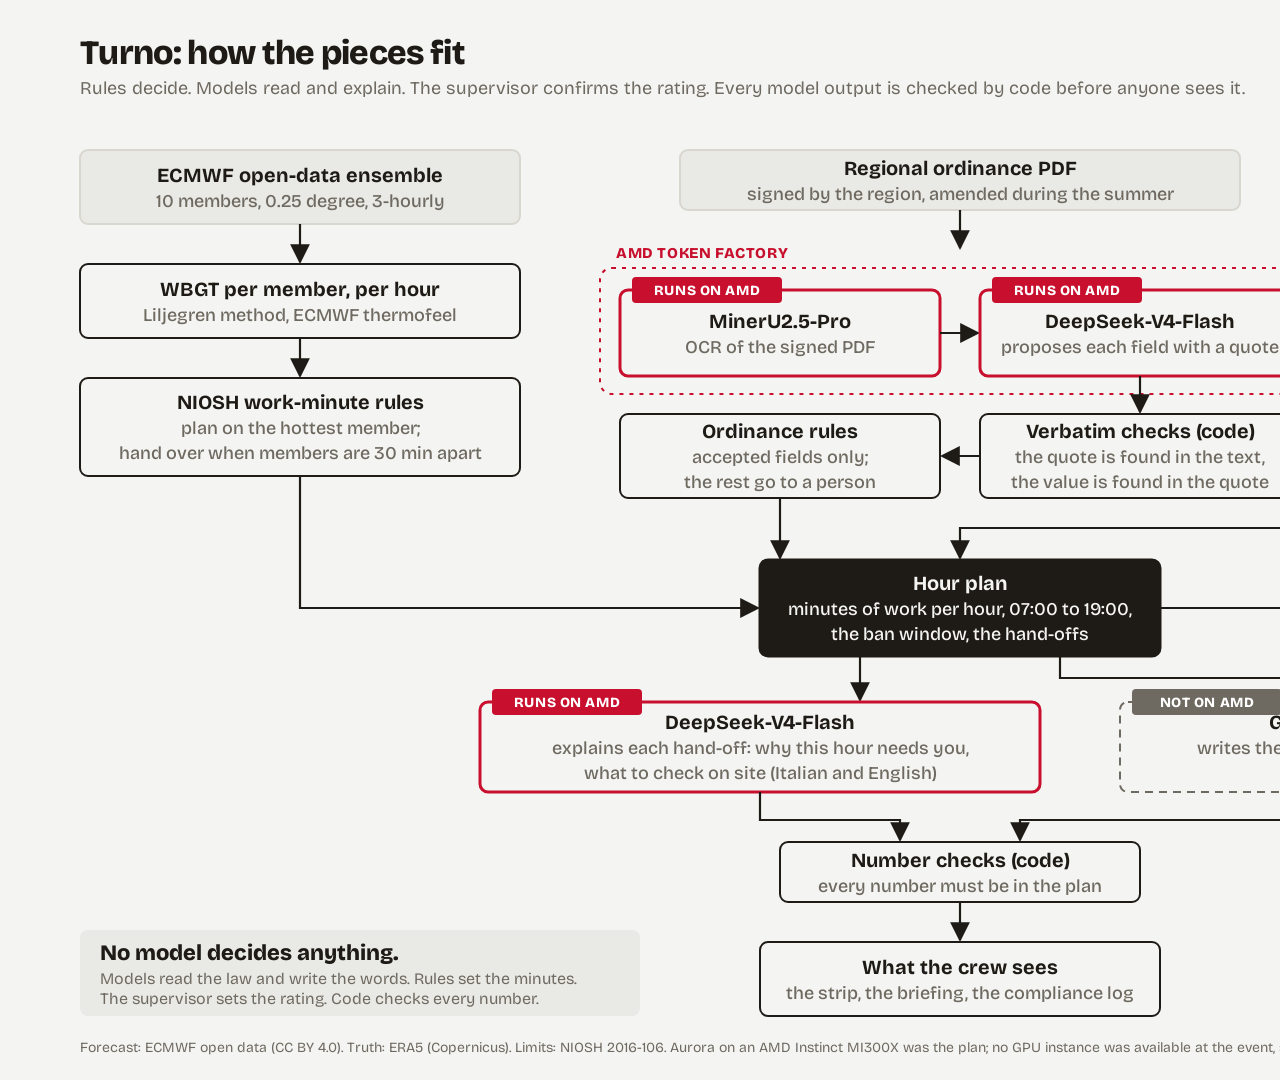
<file: submission/architecture.html>
<!doctype html><html><head><meta charset="utf-8"><title>Turno architecture</title>
<link rel="preconnect" href="https://fonts.googleapis.com"><link rel="preconnect" href="https://fonts.gstatic.com" crossorigin>
<link href="https://fonts.googleapis.com/css2?family=Bricolage+Grotesque:opsz,wght@12..96,300..800&display=swap" rel="stylesheet">
<style>html,body{margin:0;width:1920px;height:1080px;overflow:hidden;background:#F4F5F2} svg{display:block}</style></head><body><svg xmlns="http://www.w3.org/2000/svg" width="1920" height="1080" viewBox="0 0 1920 1080" font-family="Bricolage Grotesque, system-ui, sans-serif">
<title>Turno architecture</title>
<style>@import url('https://fonts.googleapis.com/css2?family=Bricolage+Grotesque:opsz,wght@12..96,300..800&amp;display=swap');</style>
<defs><marker id="ah" viewBox="0 0 10 10" refX="9" refY="5" markerWidth="9" markerHeight="9" orient="auto-start-reverse"><path d="M 0 0 L 10 5 L 0 10 z" fill="#1E1A15"/></marker></defs>
<rect width="1920" height="1080" fill="#F4F5F2"/>
<text x="80" y="64" font-size="34" font-weight="800" fill="#1E1A15" letter-spacing="-0.02em" font-family="Bricolage Grotesque, system-ui, sans-serif">Turno: how the pieces fit</text>
<text x="80" y="94" font-size="18" fill="#6F6A61" font-family="Bricolage Grotesque, system-ui, sans-serif">Rules decide. Models read and explain. The supervisor confirms the rating. Every model output is checked by code before anyone sees it.</text>
<rect x="1300" y="40" width="26" height="18" rx="4" fill="#F4F5F2" stroke="#C8102E" stroke-width="3"/><text x="1336" y="55" font-size="16" fill="#1E1A15" font-family="Bricolage Grotesque, system-ui, sans-serif">Runs on AMD Token Factory (AMD Radeon Cloud)</text>
<rect x="1300" y="70" width="26" height="18" rx="4" fill="#F4F5F2" stroke="#6F6A61" stroke-width="2" stroke-dasharray="5 4"/><text x="1336" y="85" font-size="16" fill="#1E1A15" font-family="Bricolage Grotesque, system-ui, sans-serif">Model on another provider (Google)</text>
<rect x="1300" y="100" width="26" height="18" rx="4" fill="#F4F5F2" stroke="#1E1A15" stroke-width="2"/><text x="1336" y="115" font-size="16" fill="#1E1A15" font-family="Bricolage Grotesque, system-ui, sans-serif">Code and fixed rules, no model</text>
<rect x="80" y="150" width="440" height="74" rx="8" fill="#E9EAE5" stroke="#D8D6CE" stroke-width="2"/>
<text x="300.0" y="181.5" text-anchor="middle" font-size="20" font-weight="700" fill="#1E1A15" font-family="Bricolage Grotesque, system-ui, sans-serif">ECMWF open-data ensemble</text>
<text x="300.0" y="206.5" text-anchor="middle" font-size="18" font-weight="500" fill="#6F6A61" font-family="Bricolage Grotesque, system-ui, sans-serif">10 members, 0.25 degree, 3-hourly</text>
<path d="M 300,224 L 300,262" fill="none" stroke="#1E1A15" stroke-width="2.2" marker-end="url(#ah)"/>
<rect x="80" y="264" width="440" height="74" rx="8" fill="#F4F5F2" stroke="#1E1A15" stroke-width="2"/>
<text x="300.0" y="295.5" text-anchor="middle" font-size="20" font-weight="700" fill="#1E1A15" font-family="Bricolage Grotesque, system-ui, sans-serif">WBGT per member, per hour</text>
<text x="300.0" y="320.5" text-anchor="middle" font-size="18" font-weight="500" fill="#6F6A61" font-family="Bricolage Grotesque, system-ui, sans-serif">Liljegren method, ECMWF thermofeel</text>
<path d="M 300,338 L 300,376" fill="none" stroke="#1E1A15" stroke-width="2.2" marker-end="url(#ah)"/>
<rect x="80" y="378" width="440" height="98" rx="8" fill="#F4F5F2" stroke="#1E1A15" stroke-width="2"/>
<text x="300.0" y="409.0" text-anchor="middle" font-size="20" font-weight="700" fill="#1E1A15" font-family="Bricolage Grotesque, system-ui, sans-serif">NIOSH work-minute rules</text>
<text x="300.0" y="434.0" text-anchor="middle" font-size="18" font-weight="500" fill="#6F6A61" font-family="Bricolage Grotesque, system-ui, sans-serif">plan on the hottest member;</text>
<text x="300.0" y="459.0" text-anchor="middle" font-size="18" font-weight="500" fill="#6F6A61" font-family="Bricolage Grotesque, system-ui, sans-serif">hand over when members are 30 min apart</text>
<rect x="680" y="150" width="560" height="60" rx="8" fill="#E9EAE5" stroke="#D8D6CE" stroke-width="2"/>
<text x="960.0" y="174.5" text-anchor="middle" font-size="20" font-weight="700" fill="#1E1A15" font-family="Bricolage Grotesque, system-ui, sans-serif">Regional ordinance PDF</text>
<text x="960.0" y="199.5" text-anchor="middle" font-size="18" font-weight="500" fill="#6F6A61" font-family="Bricolage Grotesque, system-ui, sans-serif">signed by the region, amended during the summer</text>
<path d="M 960,210 L 960,248" fill="none" stroke="#1E1A15" stroke-width="2.2" marker-end="url(#ah)"/>
<rect x="600" y="268" width="720" height="126" rx="12" fill="none" stroke="#C8102E" stroke-width="2" stroke-dasharray="4 6"/>
<text x="616" y="258" font-size="15" font-weight="800" fill="#C8102E" letter-spacing="0.04em" font-family="Bricolage Grotesque, system-ui, sans-serif">AMD TOKEN FACTORY</text>
<rect x="620" y="290" width="320" height="86" rx="8" fill="#F4F5F2" stroke="#C8102E" stroke-width="3"/>
<text x="780.0" y="327.5" text-anchor="middle" font-size="20" font-weight="700" fill="#1E1A15" font-family="Bricolage Grotesque, system-ui, sans-serif">MinerU2.5-Pro</text>
<text x="780.0" y="352.5" text-anchor="middle" font-size="18" font-weight="500" fill="#6F6A61" font-family="Bricolage Grotesque, system-ui, sans-serif">OCR of the signed PDF</text>
<rect x="632" y="277" width="150" height="26" rx="4" fill="#C8102E"/><text x="707" y="295" text-anchor="middle" font-size="14" font-weight="800" fill="#fff" letter-spacing="0.04em" font-family="Bricolage Grotesque, system-ui, sans-serif">RUNS ON AMD</text>
<path d="M 940,333 L 978,333" fill="none" stroke="#1E1A15" stroke-width="2.2" marker-end="url(#ah)"/>
<rect x="980" y="290" width="320" height="86" rx="8" fill="#F4F5F2" stroke="#C8102E" stroke-width="3"/>
<text x="1140.0" y="327.5" text-anchor="middle" font-size="20" font-weight="700" fill="#1E1A15" font-family="Bricolage Grotesque, system-ui, sans-serif">DeepSeek-V4-Flash</text>
<text x="1140.0" y="352.5" text-anchor="middle" font-size="18" font-weight="500" fill="#6F6A61" font-family="Bricolage Grotesque, system-ui, sans-serif">proposes each field with a quote</text>
<rect x="992" y="277" width="150" height="26" rx="4" fill="#C8102E"/><text x="1067" y="295" text-anchor="middle" font-size="14" font-weight="800" fill="#fff" letter-spacing="0.04em" font-family="Bricolage Grotesque, system-ui, sans-serif">RUNS ON AMD</text>
<path d="M 1140,376 L 1140,412" fill="none" stroke="#1E1A15" stroke-width="2.2" marker-end="url(#ah)"/>
<rect x="980" y="414" width="320" height="84" rx="8" fill="#F4F5F2" stroke="#1E1A15" stroke-width="2"/>
<text x="1140.0" y="438.0" text-anchor="middle" font-size="20" font-weight="700" fill="#1E1A15" font-family="Bricolage Grotesque, system-ui, sans-serif">Verbatim checks (code)</text>
<text x="1140.0" y="463.0" text-anchor="middle" font-size="18" font-weight="500" fill="#6F6A61" font-family="Bricolage Grotesque, system-ui, sans-serif">the quote is found in the text,</text>
<text x="1140.0" y="488.0" text-anchor="middle" font-size="18" font-weight="500" fill="#6F6A61" font-family="Bricolage Grotesque, system-ui, sans-serif">the value is found in the quote</text>
<path d="M 980,456 L 942,456" fill="none" stroke="#1E1A15" stroke-width="2.2" marker-end="url(#ah)"/>
<rect x="620" y="414" width="320" height="84" rx="8" fill="#F4F5F2" stroke="#1E1A15" stroke-width="2"/>
<text x="780.0" y="438.0" text-anchor="middle" font-size="20" font-weight="700" fill="#1E1A15" font-family="Bricolage Grotesque, system-ui, sans-serif">Ordinance rules</text>
<text x="780.0" y="463.0" text-anchor="middle" font-size="18" font-weight="500" fill="#6F6A61" font-family="Bricolage Grotesque, system-ui, sans-serif">accepted fields only;</text>
<text x="780.0" y="488.0" text-anchor="middle" font-size="18" font-weight="500" fill="#6F6A61" font-family="Bricolage Grotesque, system-ui, sans-serif">the rest go to a person</text>
<rect x="1400" y="150" width="440" height="98" rx="8" fill="#E9EAE5" stroke="#D8D6CE" stroke-width="2"/>
<text x="1620.0" y="181.0" text-anchor="middle" font-size="20" font-weight="700" fill="#1E1A15" font-family="Bricolage Grotesque, system-ui, sans-serif">The supervisor</text>
<text x="1620.0" y="206.0" text-anchor="middle" font-size="18" font-weight="500" fill="#6F6A61" font-family="Bricolage Grotesque, system-ui, sans-serif">confirms the Worklimate rating</text>
<text x="1620.0" y="231.0" text-anchor="middle" font-size="18" font-weight="500" fill="#6F6A61" font-family="Bricolage Grotesque, system-ui, sans-serif">(ALTO or not), from worklimate.it</text>
<rect x="760" y="560" width="400" height="96" rx="8" fill="#1E1A15" stroke="#1E1A15" stroke-width="3"/>
<text x="960.0" y="590.0" text-anchor="middle" font-size="20" font-weight="700" fill="#F4F5F2" font-family="Bricolage Grotesque, system-ui, sans-serif">Hour plan</text>
<text x="960.0" y="615.0" text-anchor="middle" font-size="18" font-weight="500" fill="#F4F5F2" font-family="Bricolage Grotesque, system-ui, sans-serif">minutes of work per hour, 07:00 to 19:00,</text>
<text x="960.0" y="640.0" text-anchor="middle" font-size="18" font-weight="500" fill="#F4F5F2" font-family="Bricolage Grotesque, system-ui, sans-serif">the ban window, the hand-offs</text>
<path d="M 300,476 L 300,608 L 758,608" fill="none" stroke="#1E1A15" stroke-width="2.2" marker-end="url(#ah)"/>
<path d="M 780,498 L 780,558" fill="none" stroke="#1E1A15" stroke-width="2.2" marker-end="url(#ah)"/>
<path d="M 1620,248 L 1620,528 L 960,528 L 960,558" fill="none" stroke="#1E1A15" stroke-width="2.2" marker-end="url(#ah)"/>
<path d="M 860,656 L 860,700" fill="none" stroke="#1E1A15" stroke-width="2.2" marker-end="url(#ah)"/>
<path d="M 1060,656 L 1060,678 L 1400,678 L 1400,700" fill="none" stroke="#1E1A15" stroke-width="2.2" marker-end="url(#ah)"/>
<rect x="480" y="702" width="560" height="90" rx="8" fill="#F4F5F2" stroke="#C8102E" stroke-width="3"/>
<text x="760.0" y="729.0" text-anchor="middle" font-size="20" font-weight="700" fill="#1E1A15" font-family="Bricolage Grotesque, system-ui, sans-serif">DeepSeek-V4-Flash</text>
<text x="760.0" y="754.0" text-anchor="middle" font-size="18" font-weight="500" fill="#6F6A61" font-family="Bricolage Grotesque, system-ui, sans-serif">explains each hand-off: why this hour needs you,</text>
<text x="760.0" y="779.0" text-anchor="middle" font-size="18" font-weight="500" fill="#6F6A61" font-family="Bricolage Grotesque, system-ui, sans-serif">what to check on site (Italian and English)</text>
<rect x="492" y="689" width="150" height="26" rx="4" fill="#C8102E"/><text x="567" y="707" text-anchor="middle" font-size="14" font-weight="800" fill="#fff" letter-spacing="0.04em" font-family="Bricolage Grotesque, system-ui, sans-serif">RUNS ON AMD</text>
<rect x="1120" y="702" width="560" height="90" rx="8" fill="#F4F5F2" stroke="#6F6A61" stroke-width="2" stroke-dasharray="8 6"/>
<text x="1400.0" y="729.0" text-anchor="middle" font-size="20" font-weight="700" fill="#1E1A15" font-family="Bricolage Grotesque, system-ui, sans-serif">Gemma 4 (gemma-4-31b-it)</text>
<text x="1400.0" y="754.0" text-anchor="middle" font-size="18" font-weight="500" fill="#6F6A61" font-family="Bricolage Grotesque, system-ui, sans-serif">writes the crew briefing through the Gemini API,</text>
<text x="1400.0" y="779.0" text-anchor="middle" font-size="18" font-weight="500" fill="#6F6A61" font-family="Bricolage Grotesque, system-ui, sans-serif">on Google servers</text>
<rect x="1132" y="689" width="150" height="26" rx="4" fill="#6F6A61"/><text x="1207" y="707" text-anchor="middle" font-size="14" font-weight="800" fill="#fff" letter-spacing="0.04em" font-family="Bricolage Grotesque, system-ui, sans-serif">NOT ON AMD</text>
<path d="M 760,792 L 760,820 L 900,820 L 900,840" fill="none" stroke="#1E1A15" stroke-width="2.2" marker-end="url(#ah)"/>
<path d="M 1400,792 L 1400,820 L 1020,820 L 1020,840" fill="none" stroke="#1E1A15" stroke-width="2.2" marker-end="url(#ah)"/>
<rect x="780" y="842" width="360" height="60" rx="8" fill="#F4F5F2" stroke="#1E1A15" stroke-width="2"/>
<text x="960.0" y="866.5" text-anchor="middle" font-size="20" font-weight="700" fill="#1E1A15" font-family="Bricolage Grotesque, system-ui, sans-serif">Number checks (code)</text>
<text x="960.0" y="891.5" text-anchor="middle" font-size="18" font-weight="500" fill="#6F6A61" font-family="Bricolage Grotesque, system-ui, sans-serif">every number must be in the plan</text>
<path d="M 960,902 L 960,940" fill="none" stroke="#1E1A15" stroke-width="2.2" marker-end="url(#ah)"/>
<rect x="760" y="942" width="400" height="74" rx="8" fill="#F4F5F2" stroke="#1E1A15" stroke-width="2"/>
<text x="960.0" y="973.5" text-anchor="middle" font-size="20" font-weight="700" fill="#1E1A15" font-family="Bricolage Grotesque, system-ui, sans-serif">What the crew sees</text>
<text x="960.0" y="998.5" text-anchor="middle" font-size="18" font-weight="500" fill="#6F6A61" font-family="Bricolage Grotesque, system-ui, sans-serif">the strip, the briefing, the compliance log</text>
<rect x="1400" y="842" width="300" height="60" rx="8" fill="#E9EAE5" stroke="#D8D6CE" stroke-width="2"/>
<text x="1550.0" y="866.5" text-anchor="middle" font-size="20" font-weight="700" fill="#1E1A15" font-family="Bricolage Grotesque, system-ui, sans-serif">ERA5 reanalysis</text>
<text x="1550.0" y="891.5" text-anchor="middle" font-size="18" font-weight="500" fill="#6F6A61" font-family="Bricolage Grotesque, system-ui, sans-serif">what actually happened</text>
<path d="M 1550,902 L 1550,940" fill="none" stroke="#1E1A15" stroke-width="2.2" marker-end="url(#ah)"/>
<path d="M 1160,608 L 1760,608 L 1760,940" fill="none" stroke="#1E1A15" stroke-width="2.2" marker-end="url(#ah)"/>
<rect x="1400" y="942" width="440" height="74" rx="8" fill="#F4F5F2" stroke="#1E1A15" stroke-width="2"/>
<text x="1620.0" y="973.5" text-anchor="middle" font-size="20" font-weight="700" fill="#1E1A15" font-family="Bricolage Grotesque, system-ui, sans-serif">Evaluation</text>
<text x="1620.0" y="998.5" text-anchor="middle" font-size="18" font-weight="500" fill="#6F6A61" font-family="Bricolage Grotesque, system-ui, sans-serif">plan against ERA5: misses, hand-offs, minutes</text>
<rect x="80" y="930" width="560" height="86" rx="8" fill="#E9EAE5"/>
<text x="100" y="960" font-size="22" font-weight="800" fill="#1E1A15" font-family="Bricolage Grotesque, system-ui, sans-serif">No model decides anything.</text>
<text x="100" y="984" font-size="16" fill="#6F6A61" font-family="Bricolage Grotesque, system-ui, sans-serif">Models read the law and write the words. Rules set the minutes.</text>
<text x="100" y="1004" font-size="16" fill="#6F6A61" font-family="Bricolage Grotesque, system-ui, sans-serif">The supervisor sets the rating. Code checks every number.</text>
<text x="80" y="1052" font-size="14" fill="#6F6A61" font-family="Bricolage Grotesque, system-ui, sans-serif">Forecast: ECMWF open data (CC BY 4.0). Truth: ERA5 (Copernicus). Limits: NIOSH 2016-106. Aurora on an AMD Instinct MI300X was the plan; no GPU instance was available at the event, so the forecast is the ECMWF ensemble.</text>
</svg></body></html>
</file>
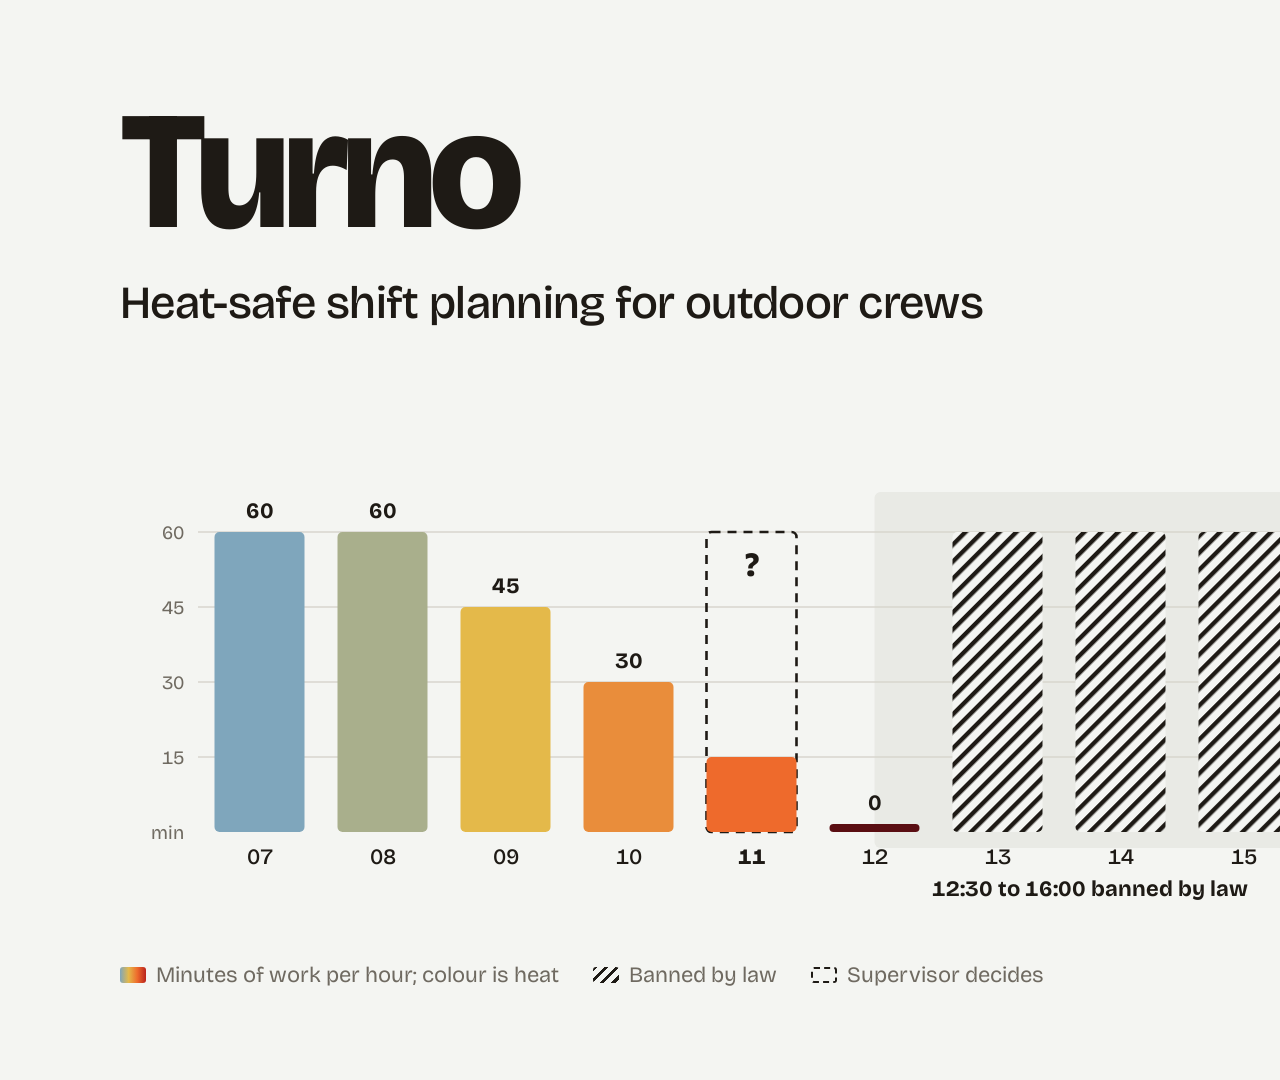
<file: submission/cover.html>
<!doctype html>
<html lang="en">
<head>
<meta charset="utf-8">
<title>Turno cover</title>
<link rel="preconnect" href="https://fonts.googleapis.com">
<link rel="preconnect" href="https://fonts.gstatic.com" crossorigin>
<link href="https://fonts.googleapis.com/css2?family=Bricolage+Grotesque:opsz,wght@12..96,300..800&display=swap" rel="stylesheet">
<style>
:root{--paper:#F4F5F2;--ink:#1E1A15;--muted:#6F6A61;--rule:#D8D6CE;--soft:#E9EAE5;
  --cool:#7FA6BC;--warm:#E4B94A;--hot:#EE6A2C;--danger:#B9231C;--stop:#5A0E12;--amd:#C8102E}
*{box-sizing:border-box}
html,body{margin:0;width:1920px;height:1080px;overflow:hidden}
body{background:var(--paper);color:var(--ink);font-family:"Bricolage Grotesque",system-ui,sans-serif;font-variant-numeric:tabular-nums}
.page{position:relative;width:1920px;height:1080px;padding:96px 120px}
.wordmark{font-size:168px;font-weight:800;letter-spacing:-0.045em;line-height:.9;margin:0;font-variation-settings:"opsz" 96}
.tag{font-size:46px;font-weight:500;letter-spacing:-0.015em;margin:28px 0 0;color:var(--ink)}
.strip{position:absolute;left:120px;right:120px;bottom:168px;margin:0}
.strip svg{width:100%;height:auto;display:block}
.legend{position:absolute;left:120px;bottom:92px;display:flex;gap:34px;font-size:22px;color:var(--muted)}
.legend i{display:inline-block;width:26px;height:16px;border-radius:3px;margin-right:10px;vertical-align:-1px}
.sw-heat{background:linear-gradient(90deg,var(--cool),var(--warm),var(--hot),var(--danger))}
.sw-ban{background:repeating-linear-gradient(135deg,var(--ink) 0 3px,transparent 3px 8px)}
.sw-hand{border:2px dashed var(--ink);background:transparent}
.event{position:absolute;right:120px;bottom:92px;font-size:22px;color:var(--muted);text-align:right}
.event b{color:var(--ink);font-weight:700}
</style>
</head>
<body>
<div class="page">
  <h1 class="wordmark">Turno</h1>
  <p class="tag">Heat-safe shift planning for outdoor crews</p>

  <figure class="strip">
    <svg viewBox="0 0 1680 420" xmlns="http://www.w3.org/2000/svg" role="img" aria-label="A working day in thirteen columns, 07 to 19. Column height is minutes of work per hour, colour is heat, hatched columns are banned by law, dashed outlines go to the supervisor.">
<defs><pattern id="hatch" width="12" height="12" patternUnits="userSpaceOnUse" patternTransform="rotate(45)"><rect width="12" height="12" fill="#F4F5F2"/><rect width="4.4" height="12" fill="#1E1A15"/></pattern></defs>
<rect x="754.5" y="0" width="430.5" height="356" fill="#E9EAE5" rx="6"/>
<text x="969.75" y="404" text-anchor="middle" font-size="22" font-weight="700" fill="#1E1A15" font-family="Bricolage Grotesque, system-ui, sans-serif">12:30 to 16:00 banned by law</text>
<line x1="78" x2="1677" y1="265" y2="265" stroke="#D8D6CE" stroke-width="1.5"/>
<text x="64" y="272" text-anchor="end" font-size="19" fill="#6F6A61" font-family="Bricolage Grotesque, system-ui, sans-serif">15</text>
<line x1="78" x2="1677" y1="190" y2="190" stroke="#D8D6CE" stroke-width="1.5"/>
<text x="64" y="197" text-anchor="end" font-size="19" fill="#6F6A61" font-family="Bricolage Grotesque, system-ui, sans-serif">30</text>
<line x1="78" x2="1677" y1="115" y2="115" stroke="#D8D6CE" stroke-width="1.5"/>
<text x="64" y="122" text-anchor="end" font-size="19" fill="#6F6A61" font-family="Bricolage Grotesque, system-ui, sans-serif">45</text>
<line x1="78" x2="1677" y1="40" y2="40" stroke="#D8D6CE" stroke-width="1.5"/>
<text x="64" y="47" text-anchor="end" font-size="19" fill="#6F6A61" font-family="Bricolage Grotesque, system-ui, sans-serif">60</text>
<text x="64" y="347" text-anchor="end" font-size="19" fill="#6F6A61" font-family="Bricolage Grotesque, system-ui, sans-serif">min</text>
<rect x="94.5" y="40" width="90" height="300" rx="5" fill="#7FA6BC"/>
<text x="139.5" y="26" text-anchor="middle" font-size="22" font-weight="700" fill="#1E1A15" font-family="Bricolage Grotesque, system-ui, sans-serif">60</text>
<text x="139.5" y="372" text-anchor="middle" font-size="22" font-weight="500" fill="#1E1A15" font-family="Bricolage Grotesque, system-ui, sans-serif">07</text>
<rect x="217.5" y="40" width="90" height="300" rx="5" fill="#A9AF8C"/>
<text x="262.5" y="26" text-anchor="middle" font-size="22" font-weight="700" fill="#1E1A15" font-family="Bricolage Grotesque, system-ui, sans-serif">60</text>
<text x="262.5" y="372" text-anchor="middle" font-size="22" font-weight="500" fill="#1E1A15" font-family="Bricolage Grotesque, system-ui, sans-serif">08</text>
<rect x="340.5" y="115" width="90" height="225" rx="5" fill="#E4B94A"/>
<text x="385.5" y="101" text-anchor="middle" font-size="22" font-weight="700" fill="#1E1A15" font-family="Bricolage Grotesque, system-ui, sans-serif">45</text>
<text x="385.5" y="372" text-anchor="middle" font-size="22" font-weight="500" fill="#1E1A15" font-family="Bricolage Grotesque, system-ui, sans-serif">09</text>
<rect x="463.5" y="190" width="90" height="150" rx="5" fill="#E98D3B"/>
<text x="508.5" y="176" text-anchor="middle" font-size="22" font-weight="700" fill="#1E1A15" font-family="Bricolage Grotesque, system-ui, sans-serif">30</text>
<text x="508.5" y="372" text-anchor="middle" font-size="22" font-weight="500" fill="#1E1A15" font-family="Bricolage Grotesque, system-ui, sans-serif">10</text>
<rect x="586.5" y="40" width="90" height="300" rx="5" fill="none" stroke="#1E1A15" stroke-width="2.6" stroke-dasharray="9 7"/>
<rect x="586.5" y="265" width="90" height="75" rx="5" fill="#EE6A2C"/>
<text x="631.5" y="84" text-anchor="middle" font-size="34" font-weight="800" fill="#1E1A15" font-family="Bricolage Grotesque, system-ui, sans-serif">?</text>
<text x="631.5" y="372" text-anchor="middle" font-size="22" font-weight="800" fill="#1E1A15" font-family="Bricolage Grotesque, system-ui, sans-serif">11</text>
<rect x="709.5" y="332" width="90" height="8" rx="4" fill="#5A0E12"/>
<text x="754.5" y="318" text-anchor="middle" font-size="22" font-weight="700" fill="#1E1A15" font-family="Bricolage Grotesque, system-ui, sans-serif">0</text>
<text x="754.5" y="372" text-anchor="middle" font-size="22" font-weight="500" fill="#1E1A15" font-family="Bricolage Grotesque, system-ui, sans-serif">12</text>
<rect x="832.5" y="40" width="90" height="300" rx="5" fill="url(#hatch)"/>
<text x="877.5" y="372" text-anchor="middle" font-size="22" font-weight="500" fill="#1E1A15" font-family="Bricolage Grotesque, system-ui, sans-serif">13</text>
<rect x="955.5" y="40" width="90" height="300" rx="5" fill="url(#hatch)"/>
<text x="1000.5" y="372" text-anchor="middle" font-size="22" font-weight="500" fill="#1E1A15" font-family="Bricolage Grotesque, system-ui, sans-serif">14</text>
<rect x="1078.5" y="40" width="90" height="300" rx="5" fill="url(#hatch)"/>
<text x="1123.5" y="372" text-anchor="middle" font-size="22" font-weight="500" fill="#1E1A15" font-family="Bricolage Grotesque, system-ui, sans-serif">15</text>
<rect x="1201.5" y="332" width="90" height="8" rx="4" fill="#5A0E12"/>
<text x="1246.5" y="318" text-anchor="middle" font-size="22" font-weight="700" fill="#1E1A15" font-family="Bricolage Grotesque, system-ui, sans-serif">0</text>
<text x="1246.5" y="372" text-anchor="middle" font-size="22" font-weight="500" fill="#1E1A15" font-family="Bricolage Grotesque, system-ui, sans-serif">16</text>
<rect x="1324.5" y="40" width="90" height="300" rx="5" fill="none" stroke="#1E1A15" stroke-width="2.6" stroke-dasharray="9 7"/>
<rect x="1324.5" y="265" width="90" height="75" rx="5" fill="#B9231C"/>
<text x="1369.5" y="84" text-anchor="middle" font-size="34" font-weight="800" fill="#1E1A15" font-family="Bricolage Grotesque, system-ui, sans-serif">?</text>
<text x="1369.5" y="372" text-anchor="middle" font-size="22" font-weight="800" fill="#1E1A15" font-family="Bricolage Grotesque, system-ui, sans-serif">17</text>
<rect x="1447.5" y="190" width="90" height="150" rx="5" fill="#EE6A2C"/>
<text x="1492.5" y="176" text-anchor="middle" font-size="22" font-weight="700" fill="#1E1A15" font-family="Bricolage Grotesque, system-ui, sans-serif">30</text>
<text x="1492.5" y="372" text-anchor="middle" font-size="22" font-weight="500" fill="#1E1A15" font-family="Bricolage Grotesque, system-ui, sans-serif">18</text>
<rect x="1570.5" y="115" width="90" height="225" rx="5" fill="#E4B94A"/>
<text x="1615.5" y="101" text-anchor="middle" font-size="22" font-weight="700" fill="#1E1A15" font-family="Bricolage Grotesque, system-ui, sans-serif">45</text>
<text x="1615.5" y="372" text-anchor="middle" font-size="22" font-weight="500" fill="#1E1A15" font-family="Bricolage Grotesque, system-ui, sans-serif">19</text>
</svg>
  </figure>

  <div class="legend">
    <span><i class="sw-heat"></i>Minutes of work per hour; colour is heat</span>
    <span><i class="sw-ban"></i>Banned by law</span>
    <span><i class="sw-hand"></i>Supervisor decides</span>
  </div>
  <div class="event"><b>turno.aashanjaved.com</b><br>AMD Developer Hackathon: ACT III</div>
</div>
</body>
</html>
</file>
